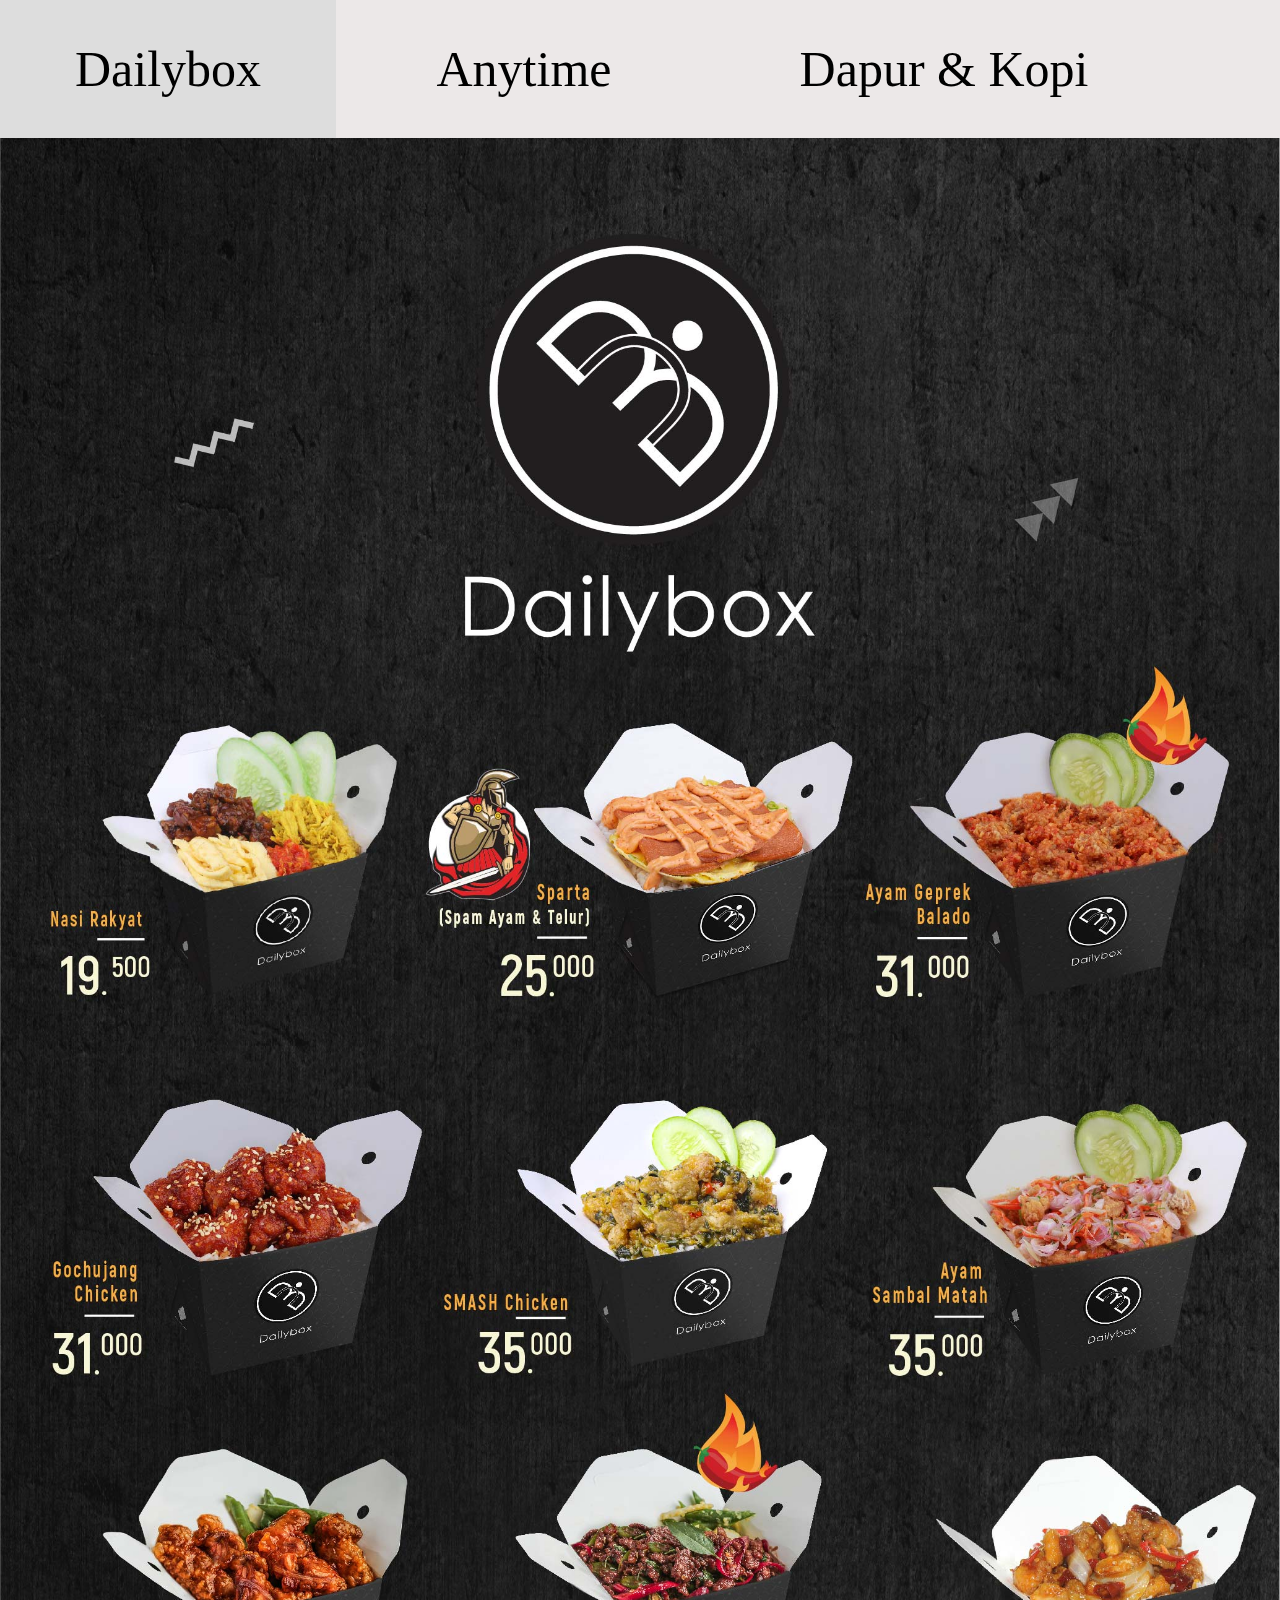
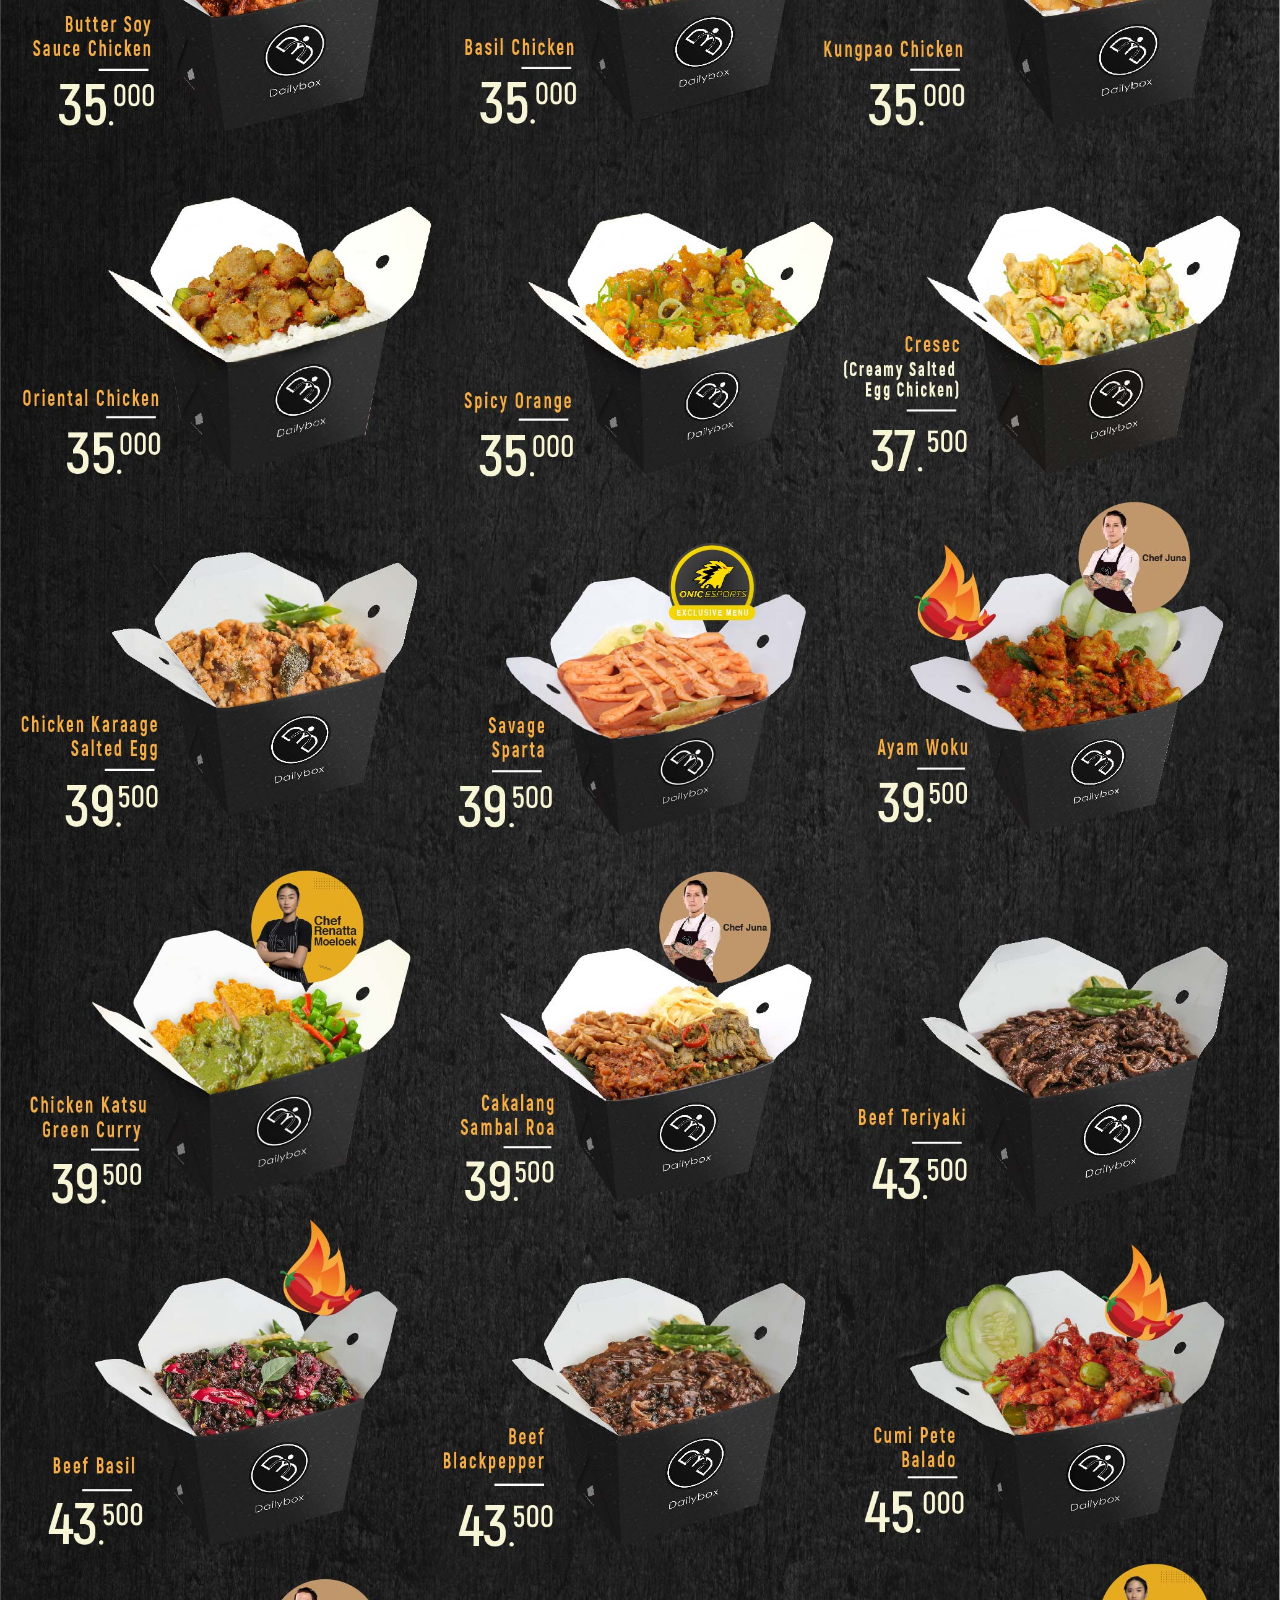
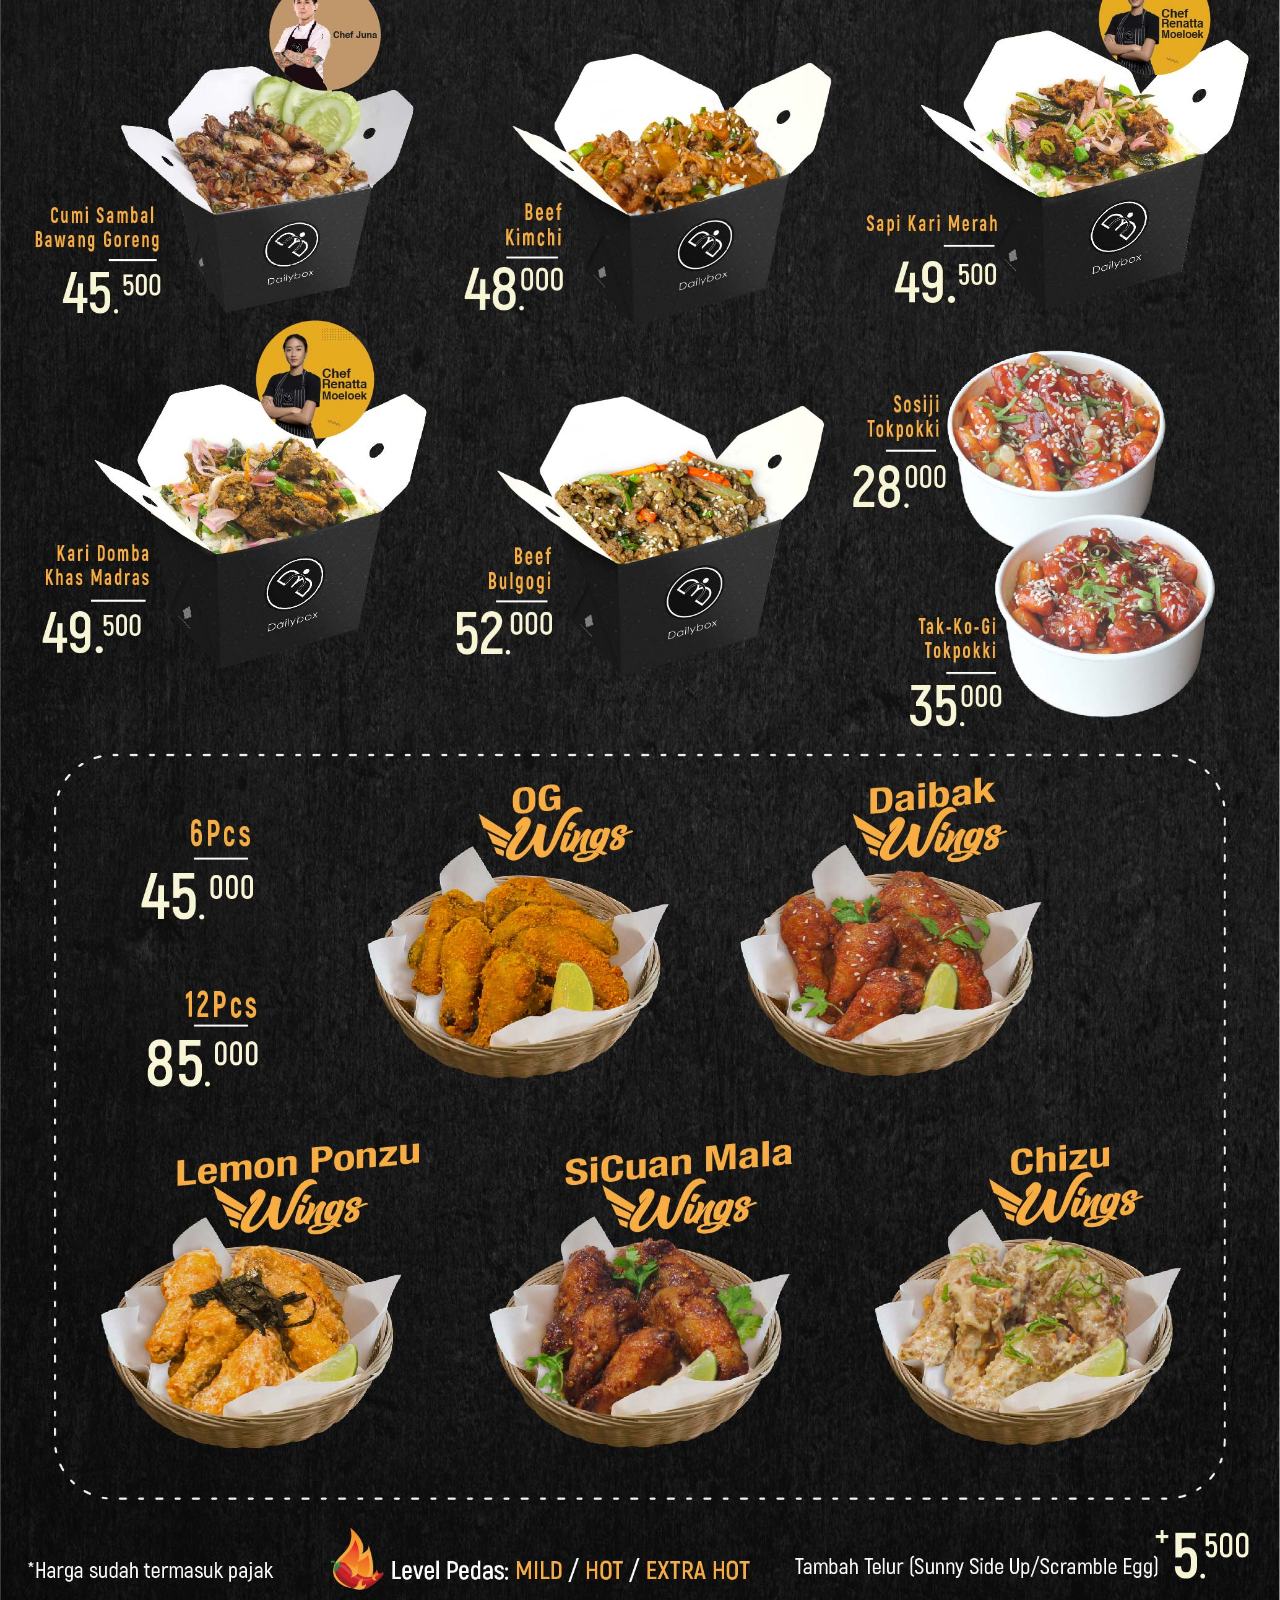
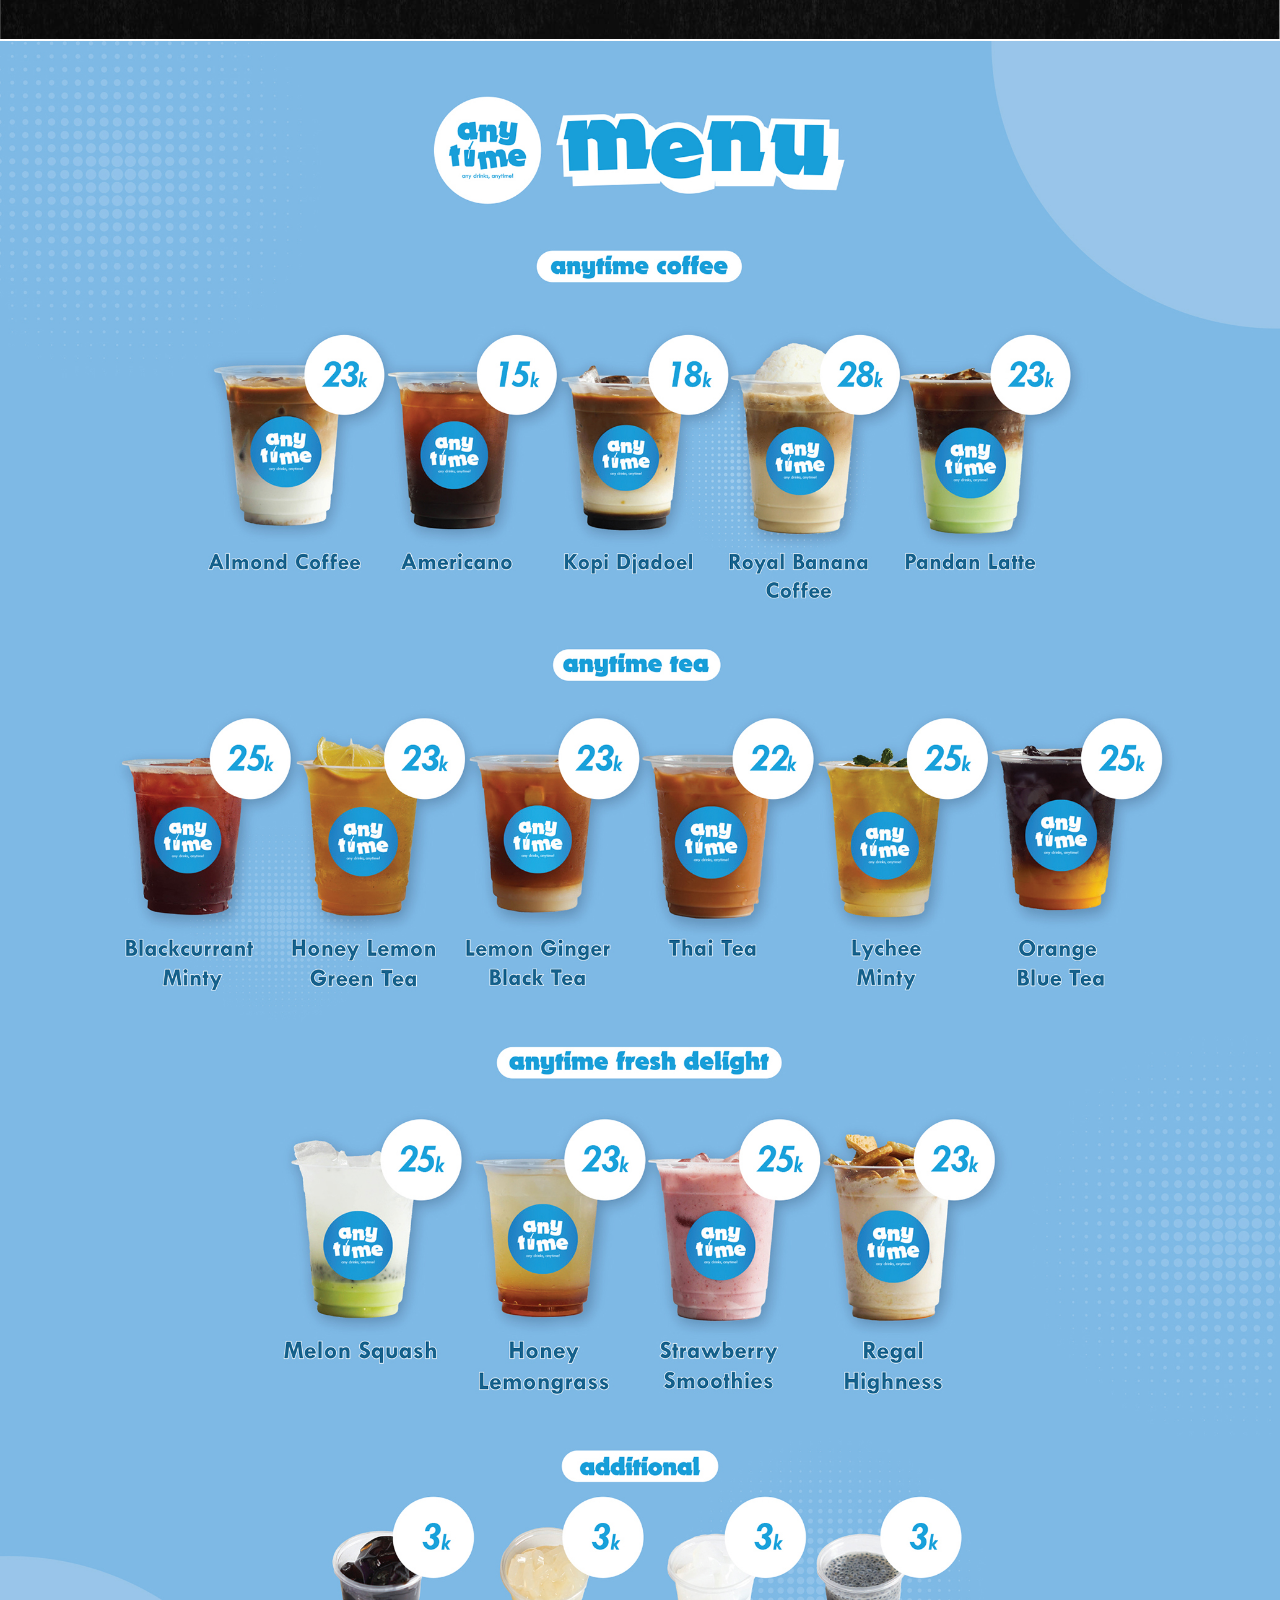
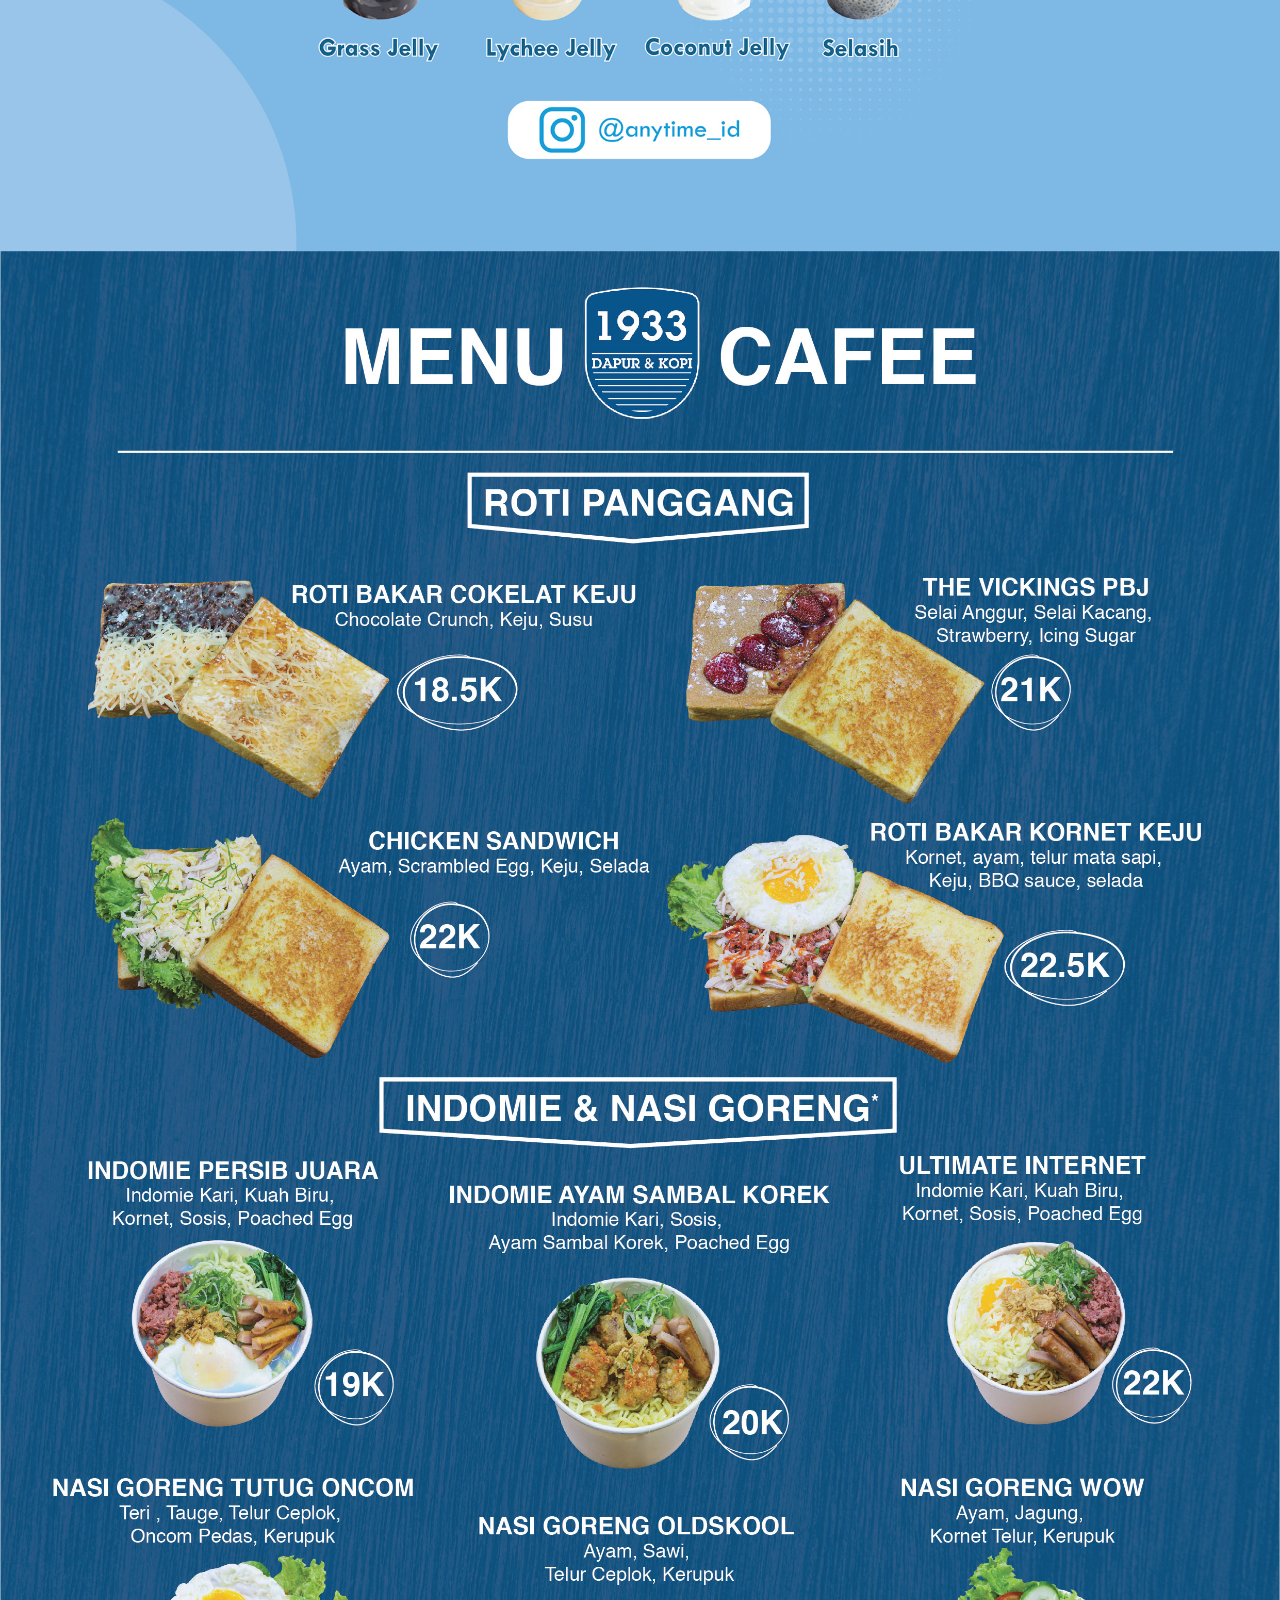
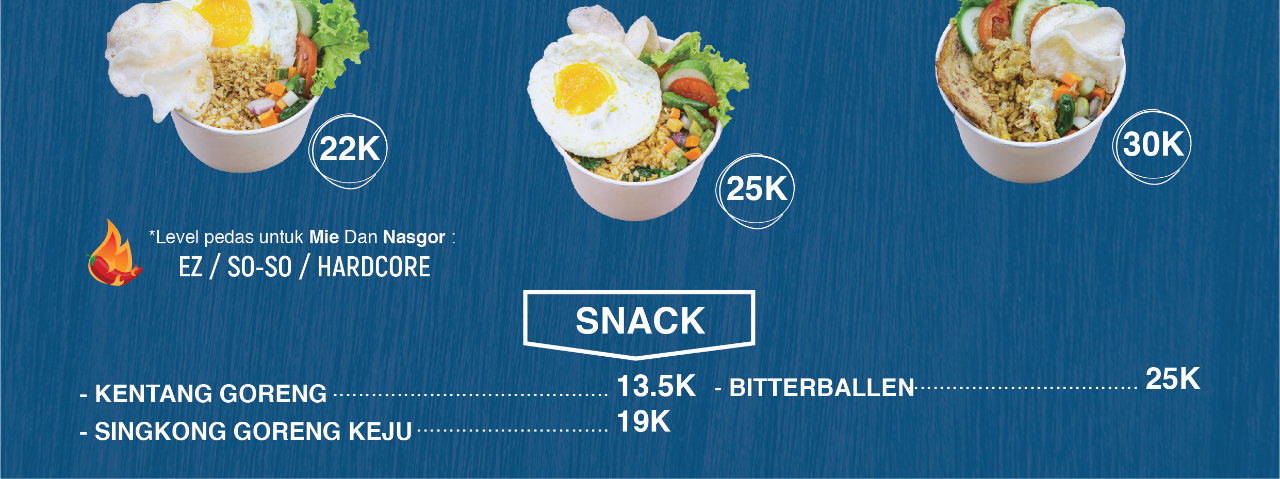
<file: index.html>
<html>

<head>
    <title></title>
    <style>
        body {
            margin: 0;
        }

        .navbar {
            overflow: hidden;
            background-color: rgb(236, 232, 232);
            position: fixed;
            top: 0;
            width: 100%;
        }

        .navbar a {
            float: left;
            display: block;
            color: black;
            text-align: center;
            padding: 40px 40px;
            text-decoration: none;
            font-size: 50px;
        }

        .navbar a:hover {
            background: #ddd;
            color: black;
        }

        */
    </style>
</head>

<body style="margin: 0; background-color:rgb(233, 231, 231);">
    <div class="navbar">
        <a href="#dailybox" style="width: 20%;">Dailybox</a>
        <a href="#anytime" style="width: 20%; margin-left: 20px;">Anytime</a>
        <a href="#1933" style="width: 30%; margin-left: 20px;"> Dapur & Kopi</a>
    </div>

    <!-- <div id="dailybox" style="font-size: 50px; margin-bottom: 20px; color :rgb(59, 54, 54);">Dailybox Menus</div> -->
    <div id="dailybox" style="width: 100%; margin-top: 120px;">
        <img src="assets/DB.jpg" alt="" width="100%" height="auto" />
    </div>
    <!-- <div id="anytime" style="font-size: 50px; margin-bottom: 20px; color :rgb(59, 54, 54); margin-top: 50px;">Anytime
        Menus
    </div> -->
    <div id="anytime" style="width: 100%">
        <img src="assets/anytime.jpg" alt="" width="100%" height="auto" />
    </div>
    <!-- <div id="1933" style="font-size: 50px; margin-bottom: 20px; color :rgb(59, 54, 54); margin-top: 50px;">Dapur & Kopi
        menus
    </div> -->
    <div id="1933" style="width: 100%">
        <img src="assets/1933.jpg" alt="" width="100%" height="auto" />
    </div>

</body>

</html>
</file>
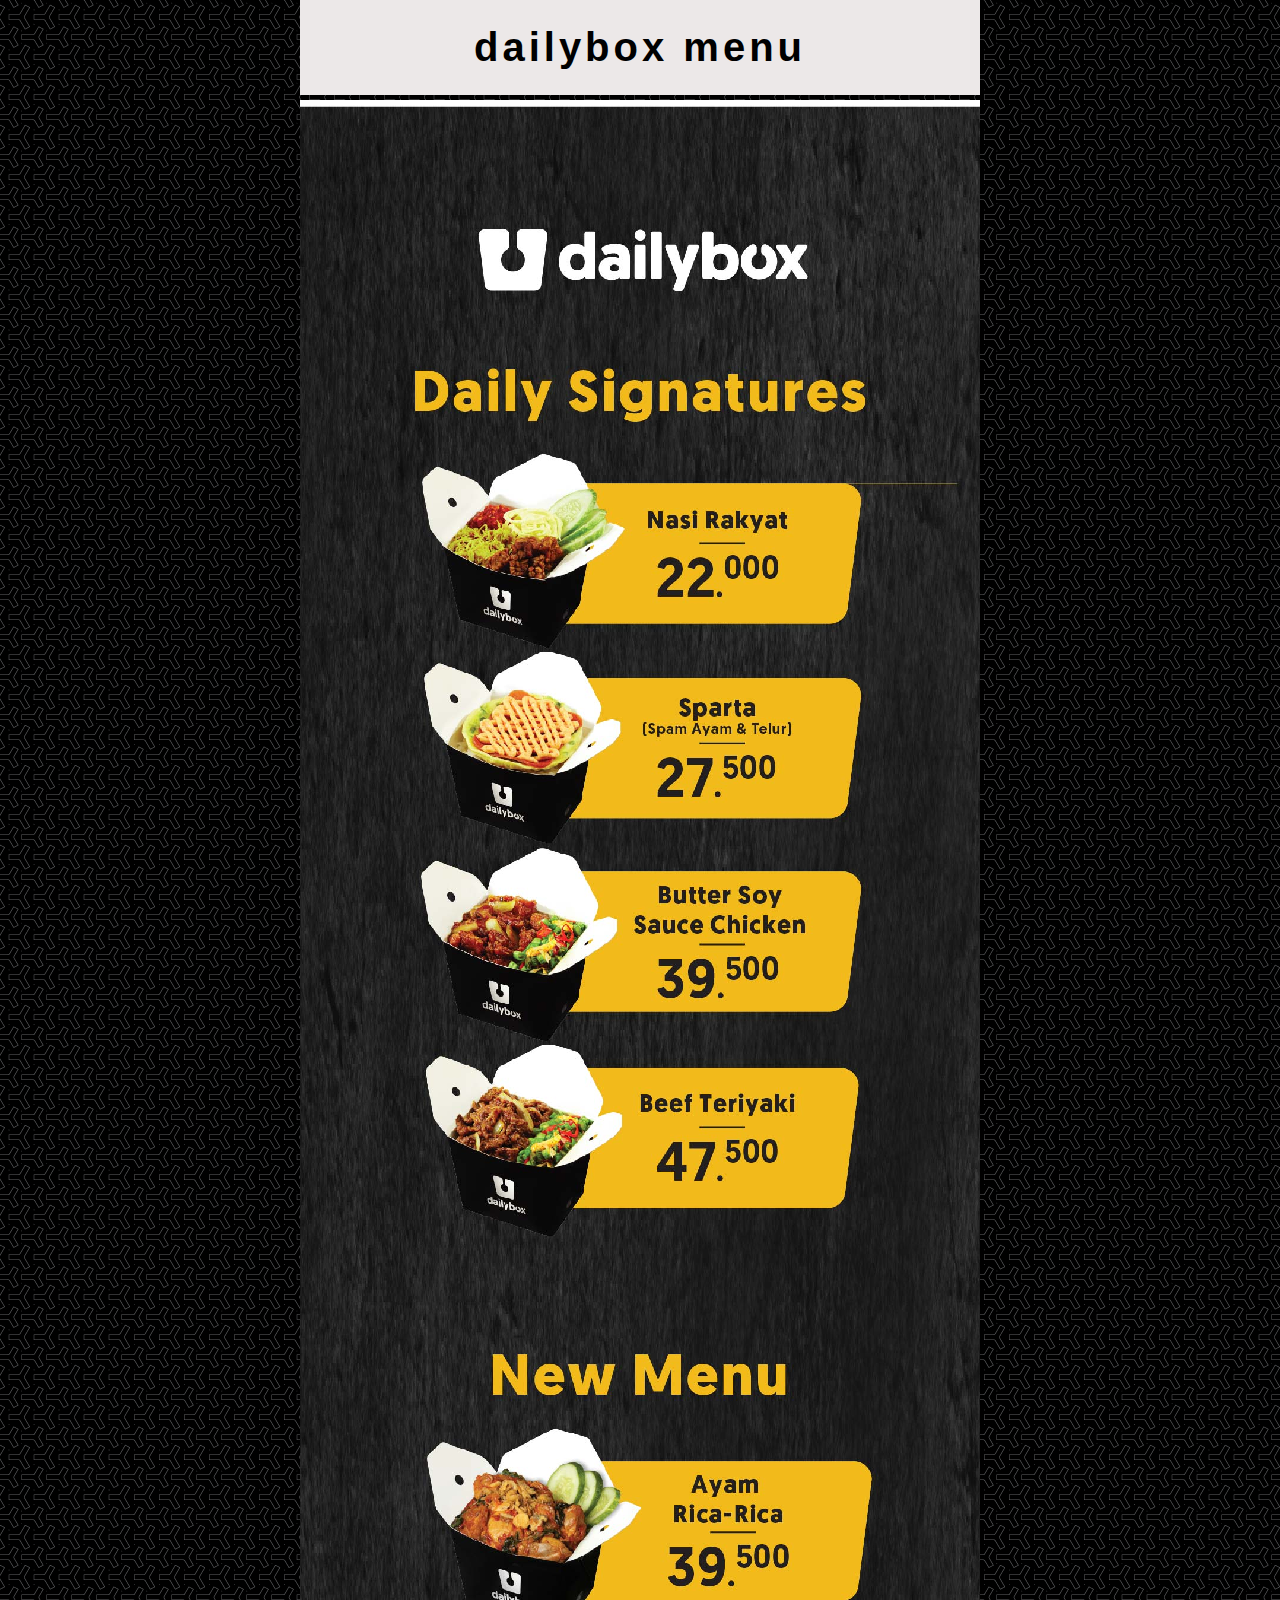
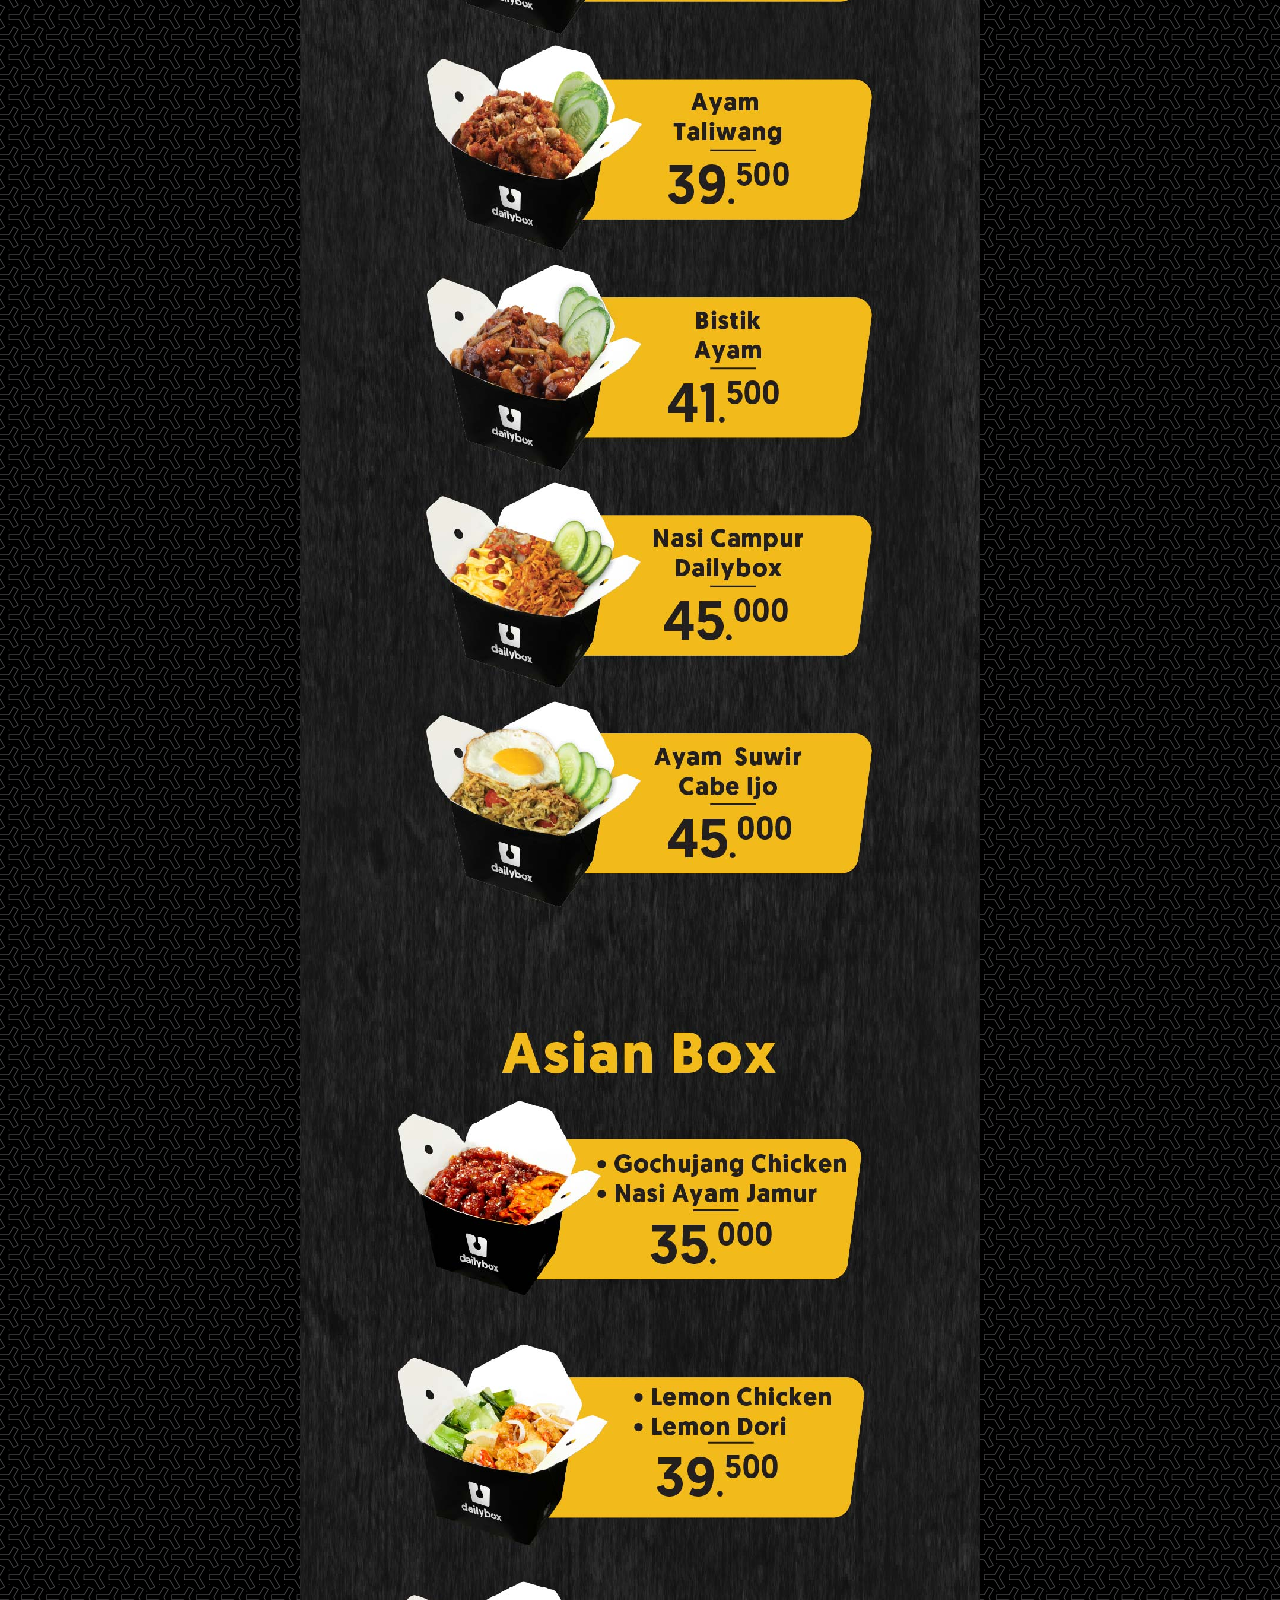
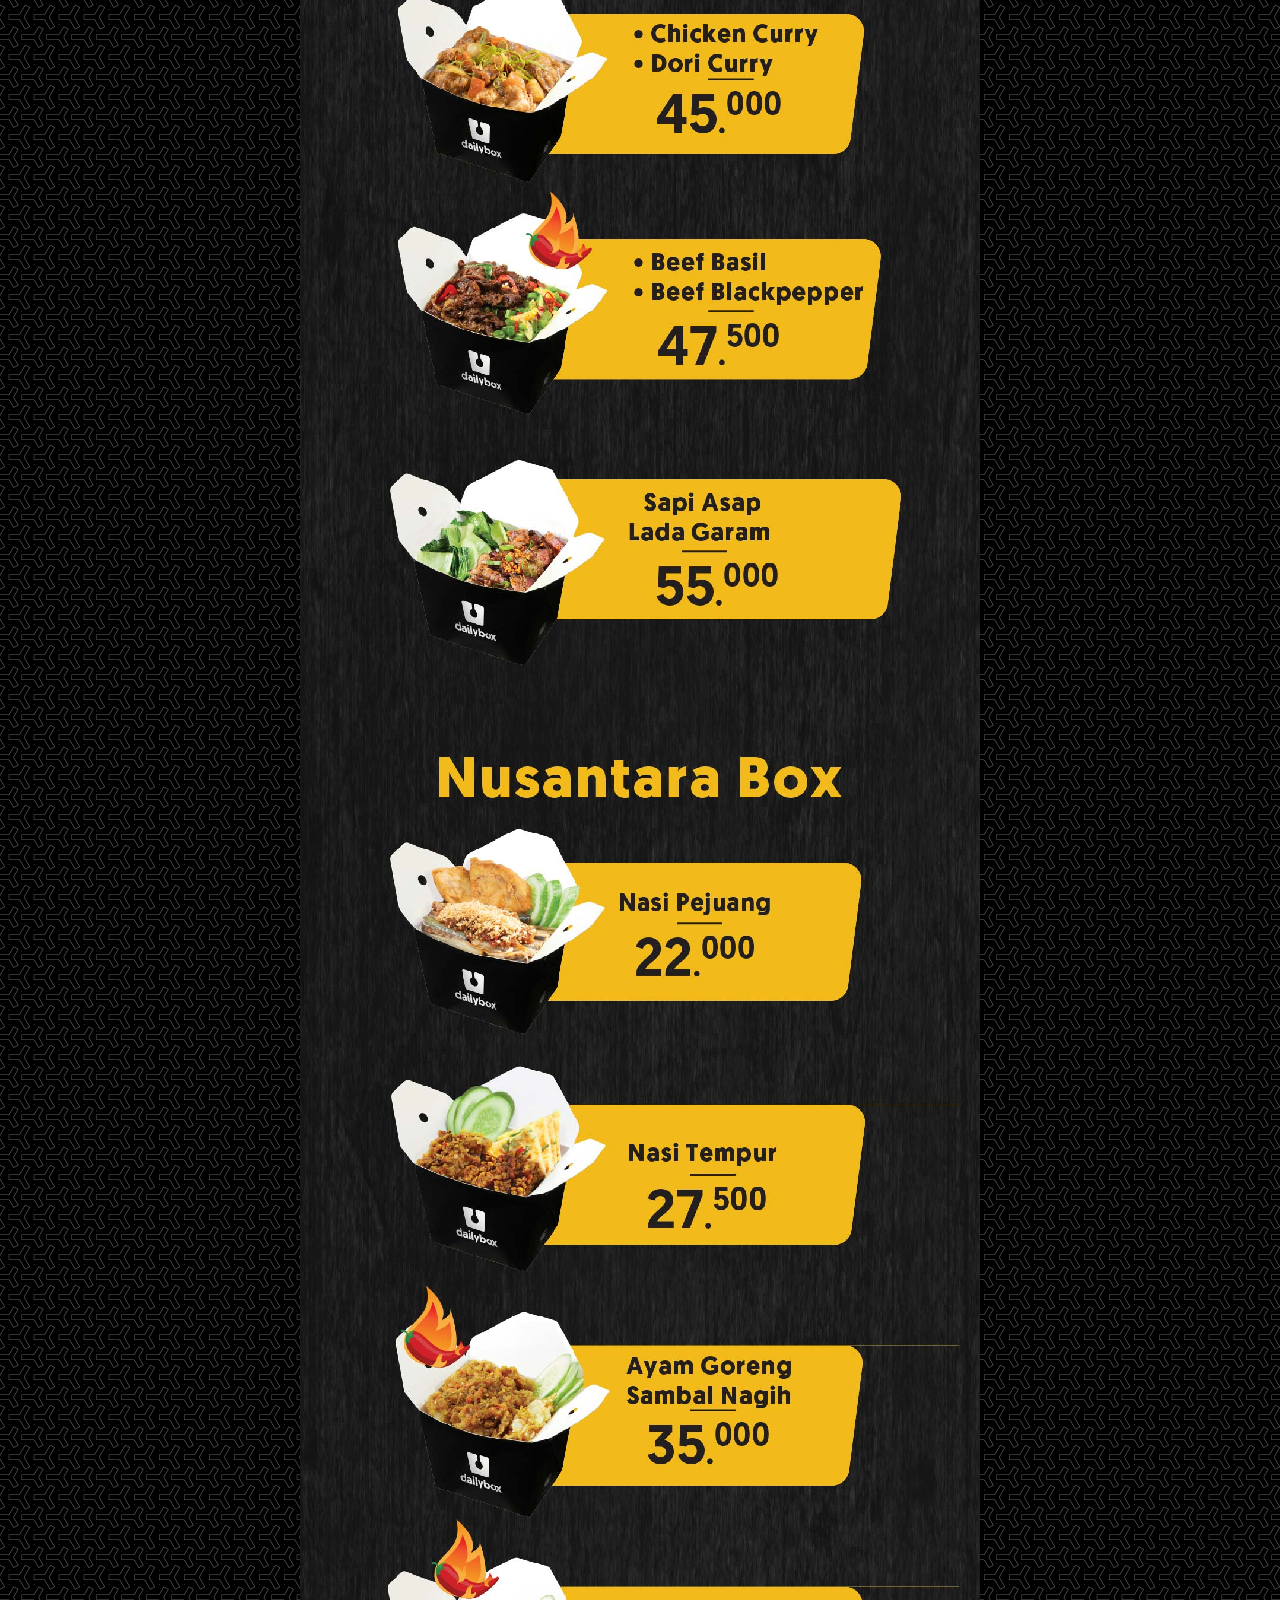
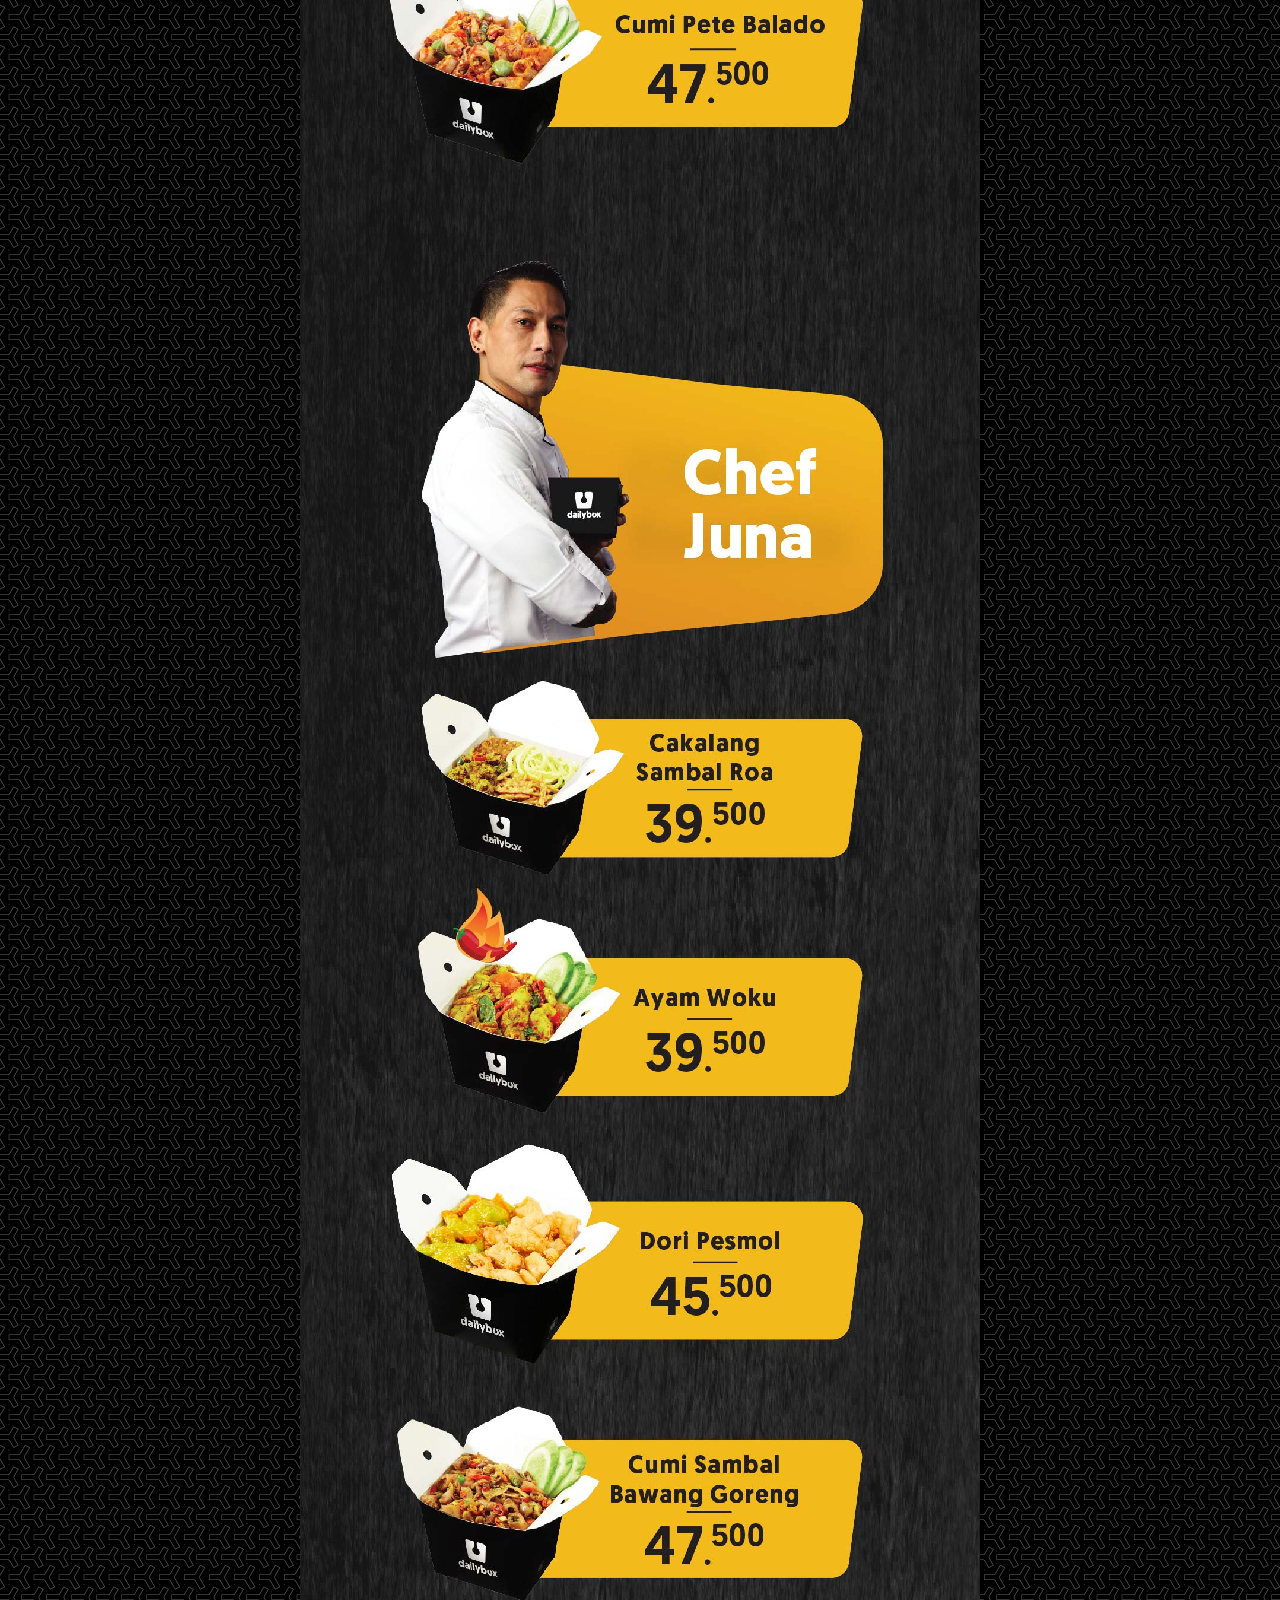
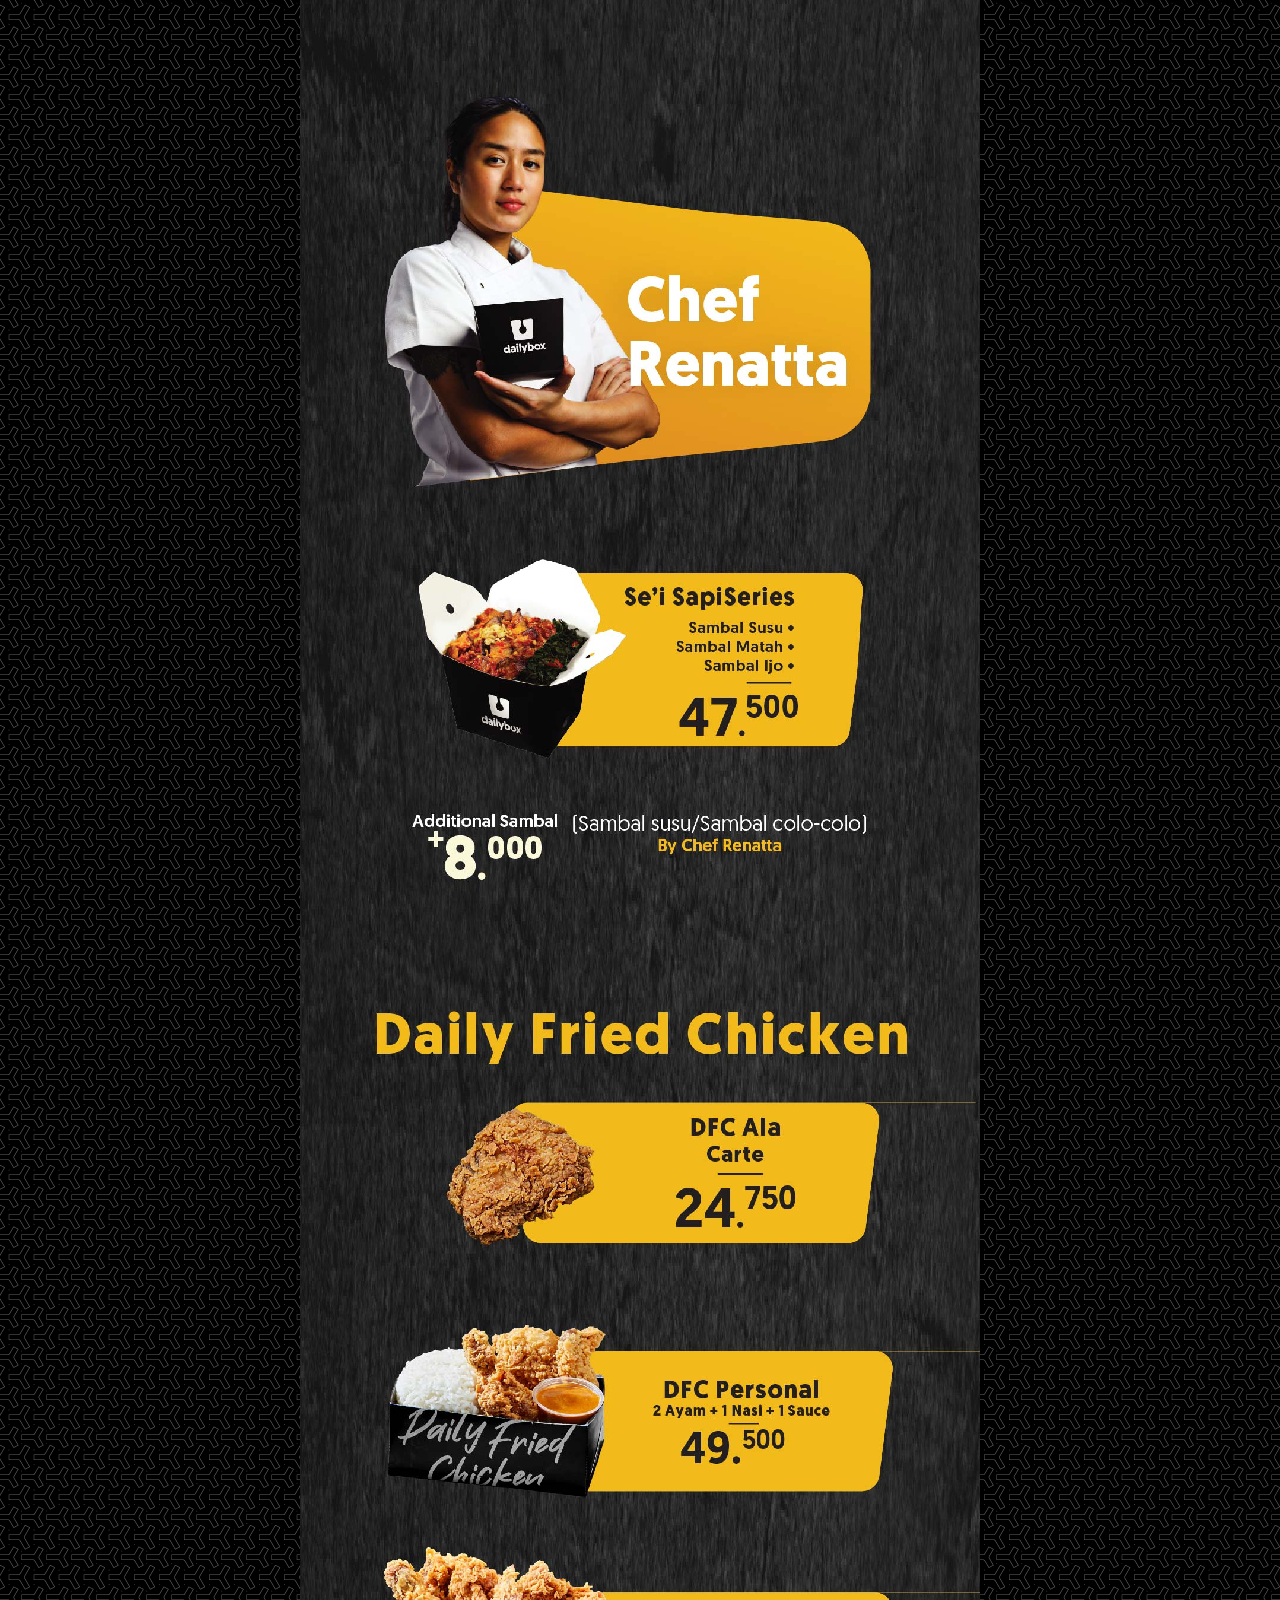
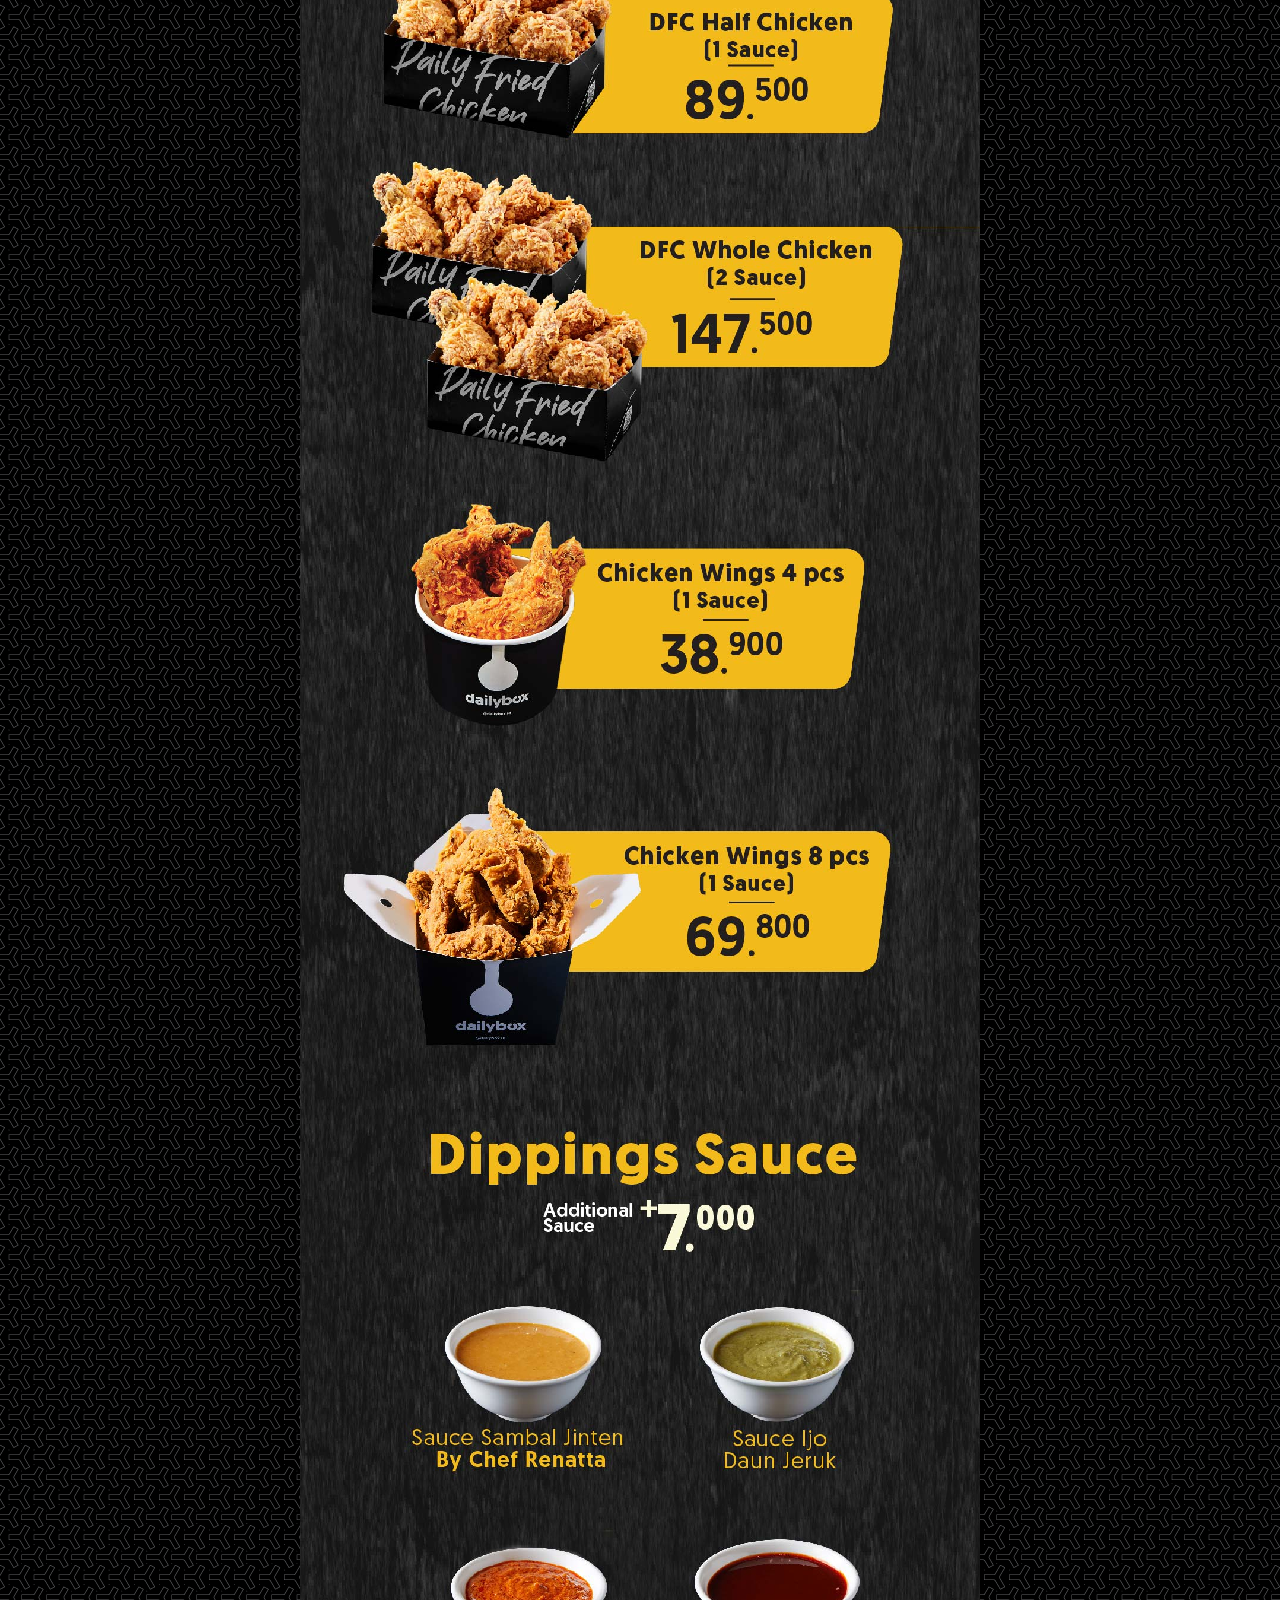
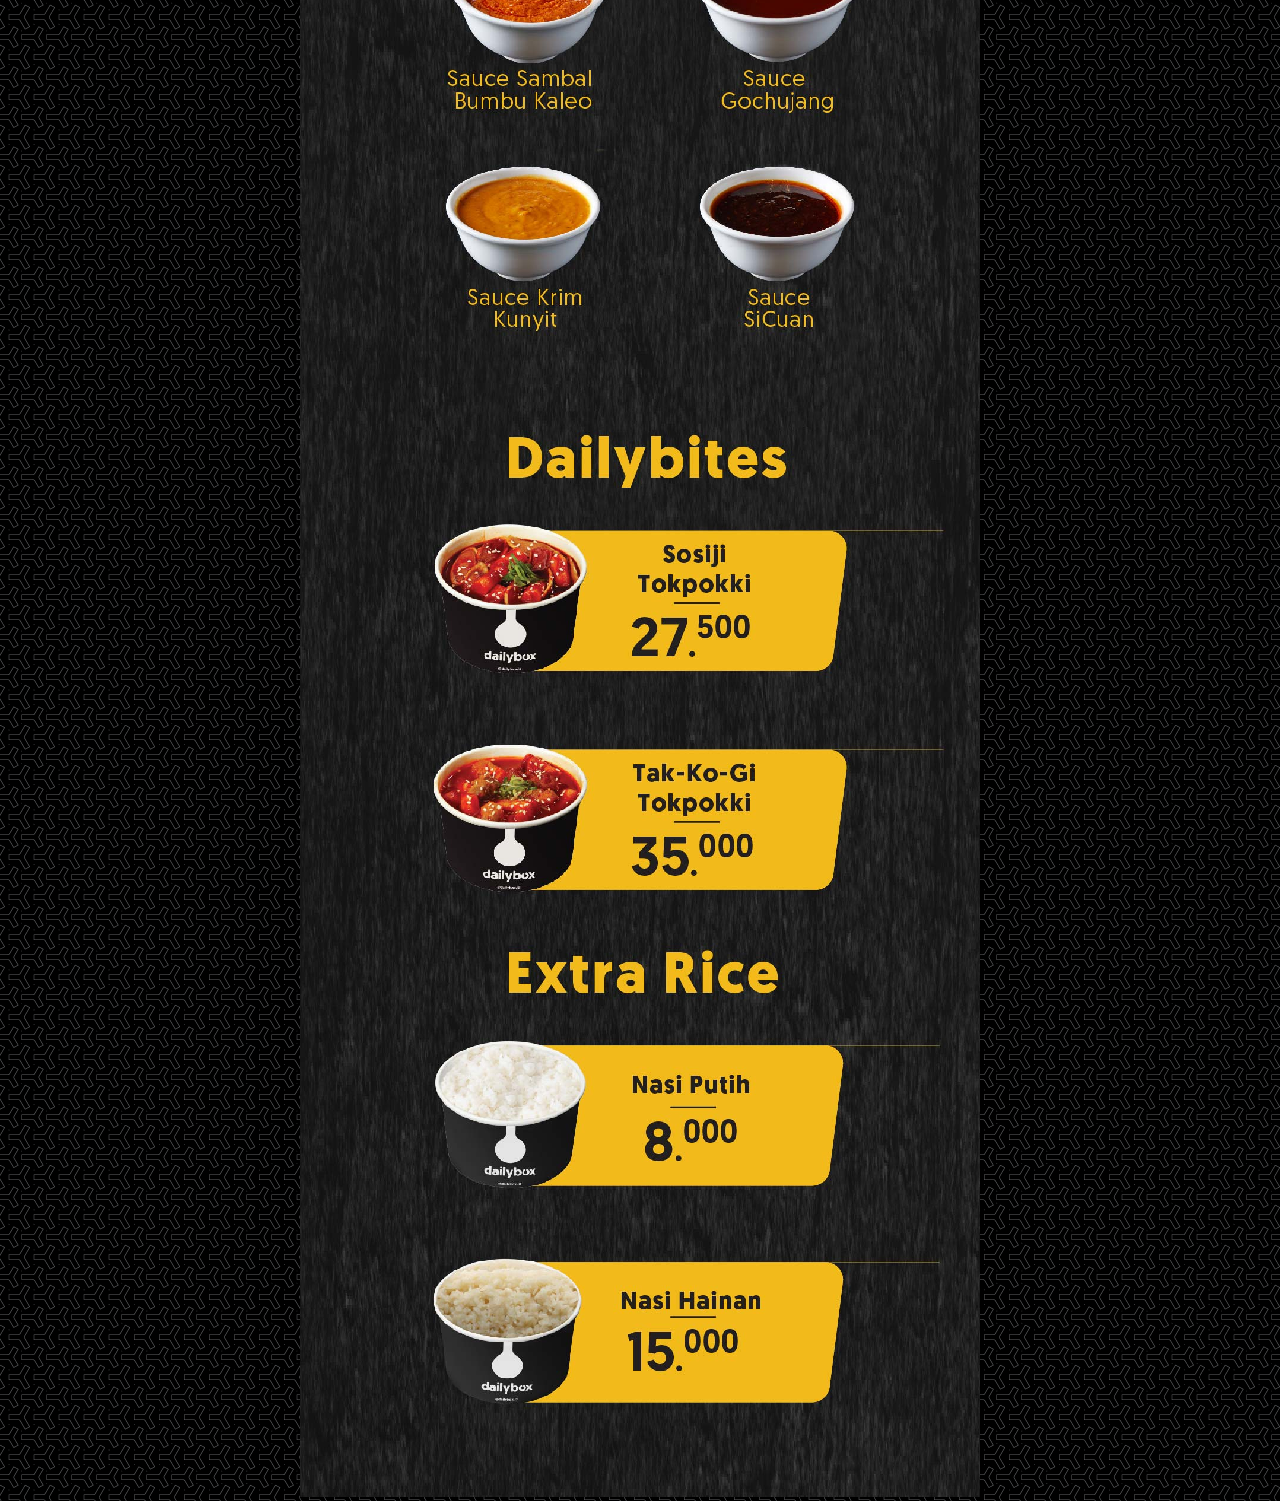
<file: dailybox.html>
<!DOCTYPE html>
<html lang="en">
<head>
    <meta charset="UTF-8">
    <meta http-equiv="X-UA-Compatible" content="IE=edge">
    <meta name="viewport" content="width=device-width, initial-scale=1.0">
    <title>dailybox menu</title>

    <link rel="stylesheet" href="style.css">
    <link href="http://fonts.cdnfonts.com/css/geomanist" rel="stylesheet">               
</head>
<body>
    <div class="container">
        <div class="nav" id="nav">
            <h2>dailybox menu</h2>
        </div>
        <div class="hero">
            <img src="./assets/Menuboard_QR code_2022 general_low.jpg" alt="menu_general">
        </div>
    </div>

</body>
</html>
</file>
<file: style.css>
*{
    margin: 0;
    padding: 0;
}

body{
    font-family: 'geomanist', sans-serif;
    background-image: url(./assets/y-so-serious.png);
}

.container{
    max-width: 680px;
    margin: auto auto;
}

.nav{
    background-color: #fff;
    /* background-color: #FFC300; */
    text-align: center;
    padding: 20px 0;
    width: 680px;
    /* width: 680px; */
    position: fixed;
    /* margin: auto auto; */
}

.nav h2{
    letter-spacing: 4px;
    /* color: #fff; */
}

.hero img{
    width: 100%;
}

@media (max-width: 680px){
    .nav{
        background-color: rgb(236, 232, 232);
        /* background-color: #FFC300; */
        text-align: center;
        padding-top: 25px;
        padding-bottom: 25px;
        /* padding: 20px 0; */
        width: 100%;
        position: fixed;
        /* height: 100px; */
        /* margin: auto auto; */
        /* justify-content: center; */
        /* float: left; */
    }

    .nav h2{
        font-size: 40px;
    }

    .hero img{
        margin-top: 80px;
    }
}

@media (min-width: 681px){
    .nav{
        background-color: rgb(236, 232, 232);
        /* background-color: #FFC300; */
        text-align: center;
        padding-top: 25px;
        padding-bottom: 25px;
        /* padding: 20px 0; */
        /* width: 100%; */
        position: fixed;
        /* margin: auto auto; */
        /* justify-content: center; */
        /* float: left; */
    }

    .nav h2{
        font-size: 40px;
    }

    .hero img{
        margin-top: 100px;
    }
}
</file>
